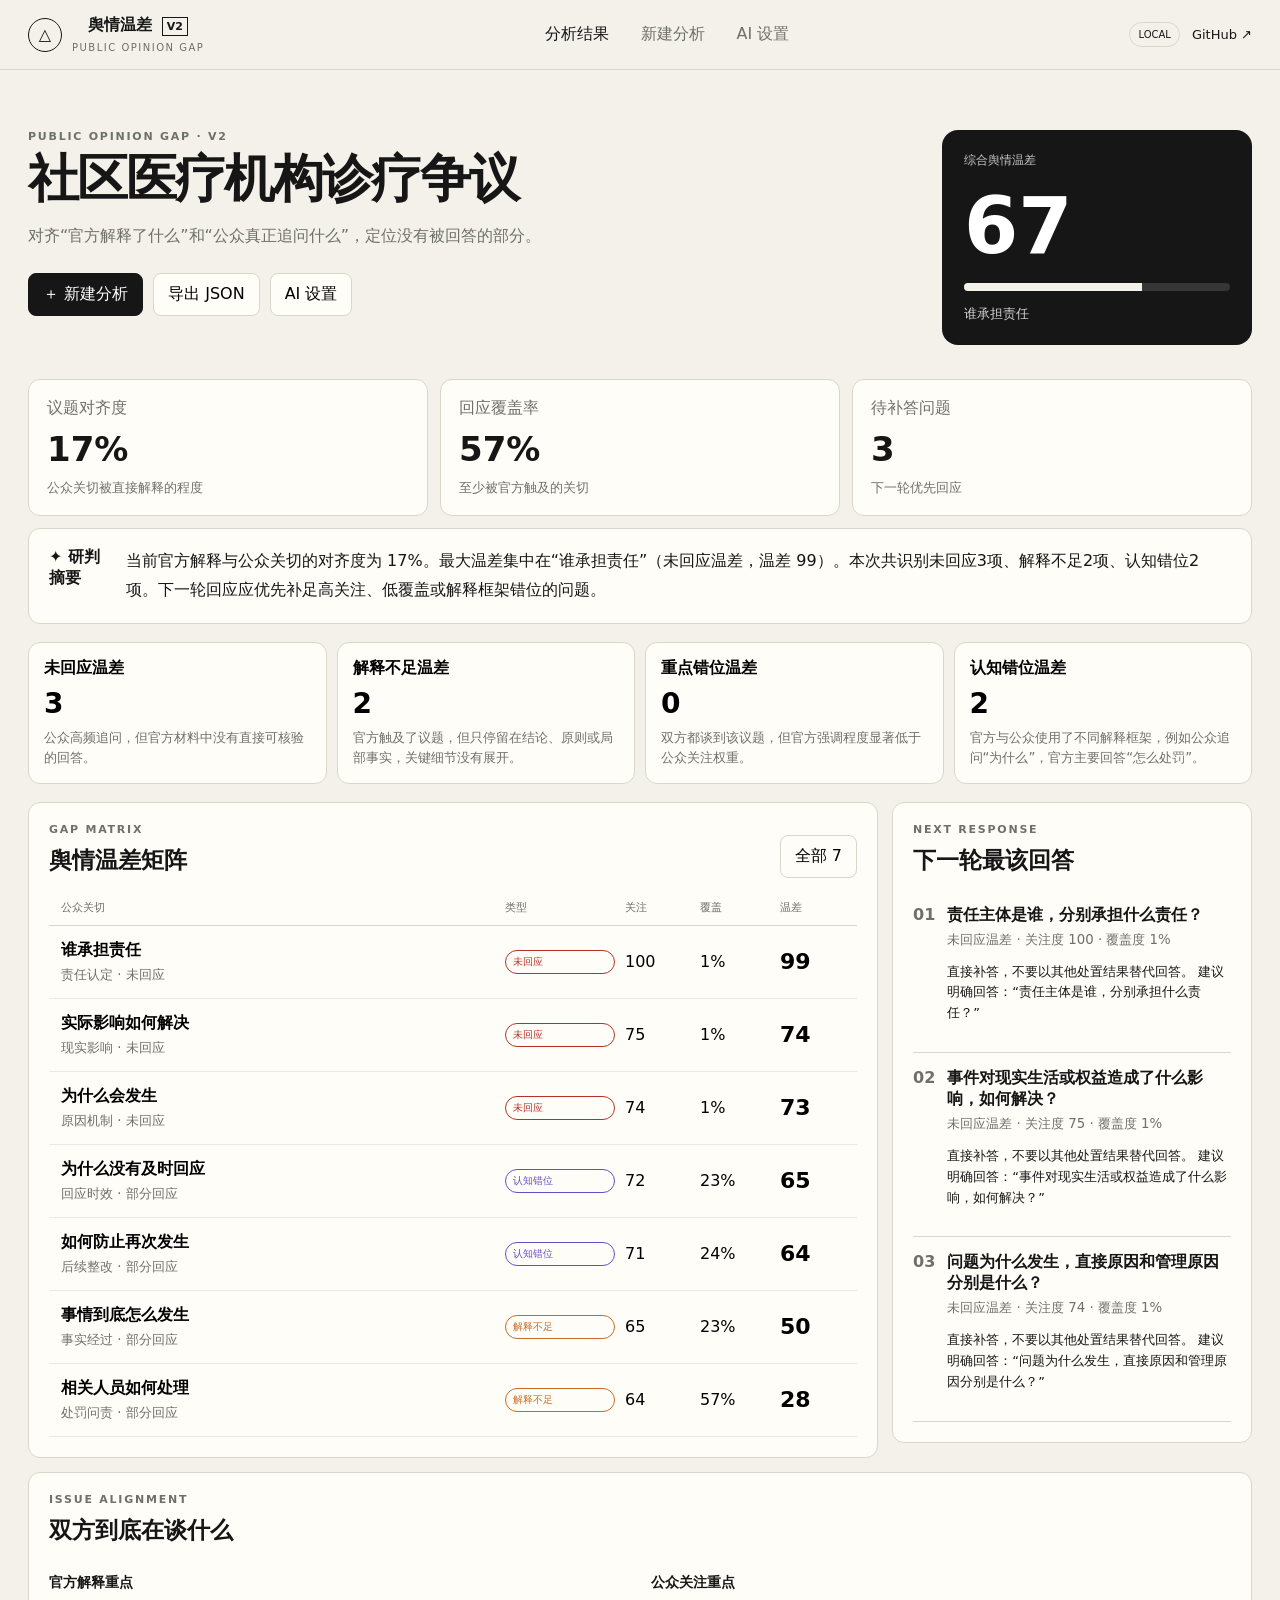
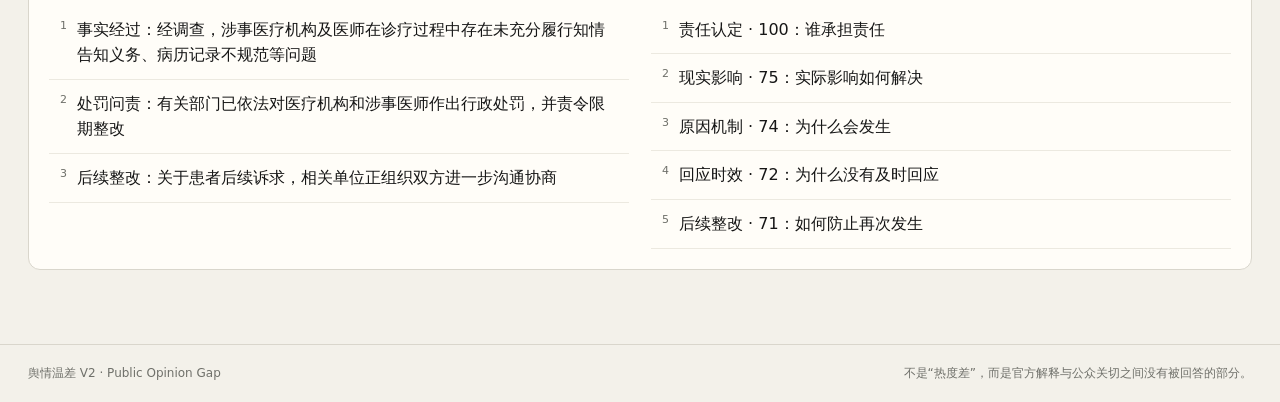
<file: index.html>
<!doctype html>
<html lang="zh-CN">
<head>
  <meta charset="UTF-8" />
  <meta name="viewport" content="width=device-width, initial-scale=1.0" />
  <meta name="theme-color" content="#f2f0e9" />
  <meta name="description" content="舆情温差 V2：识别官方解释与公众关切之间的未回应、解释不足、重点错位与认知错位。" />
  <title>舆情温差 V2 · Public Opinion Gap</title>
  <link rel="stylesheet" href="./styles.css" />
</head>
<body>
  <div class="app-shell">
    <header class="topbar">
      <button class="brand brand-button" id="brandHome" aria-label="返回分析结果">
        <div class="brand-mark">△</div>
        <div><strong>舆情温差 <em>V2</em></strong><span>PUBLIC OPINION GAP</span></div>
      </button>
      <nav>
        <button class="nav-btn nav-active" data-page="overview">分析结果</button>
        <button class="nav-btn" data-page="input">新建分析</button>
        <button class="nav-btn" id="settingsBtn">AI 设置</button>
      </nav>
      <div class="top-actions">
        <span class="mode-pill" id="modePill">LOCAL</span>
        <a class="github-link" href="https://github.com/ziw660759-dev/public-opinion-gap" target="_blank" rel="noreferrer">GitHub ↗</a>
      </div>
    </header>

    <main id="app"></main>

    <footer>
      <span>舆情温差 V2 · Public Opinion Gap</span>
      <span>不是“热度差”，而是官方解释与公众关切之间没有被回答的部分。</span>
    </footer>
  </div>

  <div id="overlayRoot"></div>
  <script src="./analysis-core.js"></script>
  <script src="./ai-client.js"></script>
  <script src="./app.js"></script>
</body>
</html>
</file>
<file: styles.css>
:root{--bg:#f3f1ea;--paper:#fffdf8;--ink:#161616;--muted:#6f706a;--line:#d9d6cc;--accent:#171717;--red:#b3322b;--orange:#c96b24;--purple:#6b4cc7;--blue:#2f6fb0;--green:#3f7d5a}*{box-sizing:border-box}html{scroll-behavior:smooth}body{margin:0;background:var(--bg);color:var(--ink);font-family:Inter,"PingFang SC","Microsoft YaHei",system-ui,sans-serif}.app-shell{max-width:1440px;margin:auto;min-height:100vh}.topbar{height:70px;display:flex;align-items:center;justify-content:space-between;padding:0 28px;border-bottom:1px solid var(--line);position:sticky;top:0;background:rgba(243,241,234,.94);backdrop-filter:blur(12px);z-index:20}.brand{display:flex;gap:10px;align-items:center}.brand-button{border:0;background:none;padding:0;cursor:pointer;color:inherit}.brand-mark{width:34px;height:34px;border:1px solid var(--ink);display:grid;place-items:center;border-radius:50%}.brand strong{display:block}.brand strong em{font-size:11px;font-style:normal;border:1px solid;padding:2px 4px;margin-left:4px}.brand span{font-size:10px;letter-spacing:.15em;color:var(--muted)}nav{display:flex;gap:8px}.nav-btn,.topbar button{font:inherit}.nav-btn{border:0;background:transparent;padding:9px 12px;cursor:pointer;color:var(--muted)}.nav-active{color:var(--ink);font-weight:700}.top-actions{display:flex;align-items:center;gap:12px}.mode-pill{font-size:10px;border:1px solid var(--line);padding:6px 8px;border-radius:99px}.mode-pill.ai{border-color:var(--purple);color:var(--purple)}.github-link{color:var(--ink);text-decoration:none;font-size:13px}main{padding:32px 28px 60px}.hero{display:grid;grid-template-columns:1fr 310px;gap:28px;align-items:stretch;padding:28px 0 22px}.eyebrow{font-size:11px;letter-spacing:.16em;color:var(--muted);font-weight:700;margin:0 0 9px}.hero h1,.input-page h1{font-size:clamp(30px,4vw,54px);line-height:1.05;margin:0 0 16px;letter-spacing:-.04em}.hero>div>p:not(.eyebrow),.input-page>p{max-width:760px;color:var(--muted);line-height:1.8}.actions{display:flex;gap:10px;flex-wrap:wrap;margin-top:22px}button,input,textarea{font:inherit}button{cursor:pointer}.actions button,.head button,.demo button,.mode-switch button,.form-foot button,.modal .actions button{border:1px solid var(--line);background:var(--paper);padding:10px 14px;border-radius:8px}.primary{background:var(--ink)!important;color:white!important;border-color:var(--ink)!important}.score{background:var(--ink);color:white;border-radius:16px;padding:22px;display:flex;flex-direction:column}.score>span{font-size:12px;color:#c8c8c8}.score strong{font-size:78px;line-height:1;margin:18px 0}.score i{height:8px;background:#363636;border-radius:20px;overflow:hidden}.score i b{display:block;height:100%;background:#f4f1e8}.score small{margin-top:auto;padding-top:14px;color:#d3d3d3}.metrics{display:grid;grid-template-columns:repeat(3,1fr);gap:12px;margin:12px 0}.metric,.panel,.summary,.types button,.form{background:var(--paper);border:1px solid var(--line);border-radius:12px}.metric{padding:18px}.metric span,.metric small{display:block;color:var(--muted)}.metric strong{display:block;font-size:34px;margin:10px 0}.summary{display:flex;gap:18px;padding:18px 20px;align-items:flex-start;margin:12px 0 18px}.summary p{margin:0;line-height:1.8}.types{display:grid;grid-template-columns:repeat(4,1fr);gap:10px;margin-bottom:18px}.types button{text-align:left;padding:15px}.types button b,.types button strong,.types button small{display:block}.types button strong{font-size:28px;margin:8px 0}.types button small{color:var(--muted);line-height:1.5}.types button.active{outline:2px solid var(--ink)}.layout{display:flex;gap:14px;align-items:flex-start}.panel{padding:20px;margin-bottom:14px}.grow{flex:1}.brief{width:360px;position:sticky;top:88px}.head{display:flex;justify-content:space-between;align-items:center}.head h2,.panel h2{margin:0 0 14px;font-size:23px}.matrix-head,.row{display:grid;grid-template-columns:minmax(220px,1fr) 110px 65px 70px 65px;gap:10px;align-items:center}.matrix-head{font-size:11px;color:var(--muted);padding:10px 12px;border-bottom:1px solid var(--line)}.row{width:100%;text-align:left;border:0;border-bottom:1px solid #ece9e0;background:transparent;padding:14px 12px}.row:hover{background:#f6f3eb}.row span b,.row span small{display:block}.row span small{color:var(--muted);margin-top:5px}.row em{font-style:normal}.row>strong{font-size:22px}.tag{display:inline-block;padding:4px 7px;border-radius:99px;font-size:10px;border:1px solid currentColor}.tag-unanswered{color:var(--red)}.tag-insufficient{color:var(--orange)}.tag-priority{color:var(--blue)}.tag-frame{color:var(--purple)}.tag-aligned{color:var(--green)}.brief-item{display:flex;gap:12px;padding:15px 0;border-bottom:1px solid var(--line)}.brief-item>span{font-weight:800;color:var(--muted)}.brief-item b,.brief-item small{display:block}.brief-item small{color:var(--muted);margin-top:5px}.brief-item p{font-size:13px;line-height:1.6}.focus{display:grid;grid-template-columns:1fr 1fr;gap:22px}.focus h3{font-size:14px}.focus p{display:flex;gap:10px;padding:11px;border-bottom:1px solid #ece9e0;line-height:1.6;margin:0}.focus p span{color:var(--muted);font-size:11px}.empty,.muted{color:var(--muted)}footer{border-top:1px solid var(--line);padding:20px 28px;display:flex;justify-content:space-between;color:var(--muted);font-size:12px}.input-page{max-width:1120px;margin:auto}.mode-switch{display:grid;grid-template-columns:1fr 1fr;gap:12px;margin:24px 0}.mode-switch button{text-align:left;padding:18px}.mode-switch b,.mode-switch small{display:block}.mode-switch small{color:var(--muted);margin-top:5px}.mode-switch .active{outline:2px solid var(--ink)}.demo{display:flex;gap:8px;flex-wrap:wrap;margin:12px 0}.form{padding:20px}.form label,.modal label{display:block;font-weight:700}.form input,.form textarea,.modal input{width:100%;border:1px solid var(--line);background:white;border-radius:8px;padding:12px;margin-top:8px}.form textarea{resize:vertical;line-height:1.65}.two{display:grid;grid-template-columns:1fr 1fr;gap:14px;margin-top:14px}.form-foot{display:flex;justify-content:space-between;align-items:center;margin-top:14px;color:var(--muted)}code{background:#eae7df;padding:2px 5px;border-radius:4px}.backdrop{position:fixed;inset:0;background:rgba(0,0,0,.38);z-index:100;display:flex;justify-content:flex-end}.drawer{width:min(600px,94vw);height:100%;overflow:auto;background:var(--paper);padding:28px;position:relative;box-shadow:-20px 0 50px rgba(0,0,0,.12)}.close{position:absolute;right:18px;top:18px;border:0;background:none;font-size:26px}.drawer h2{font-size:30px;margin:8px 0 12px}.drawer h3{margin-top:28px}.drawer-metrics{display:grid;grid-template-columns:repeat(3,1fr);gap:8px;margin:20px 0}.drawer-metrics div{border:1px solid var(--line);padding:12px;border-radius:8px}.drawer-metrics span,.drawer-metrics b{display:block}.drawer-metrics span{font-size:11px;color:var(--muted)}.drawer-metrics b{font-size:24px;margin-top:4px}.frames{display:flex;gap:10px;align-items:center;flex-wrap:wrap}.frames span{border:1px solid var(--line);padding:8px 10px;border-radius:8px}blockquote{margin:8px 0;padding:12px 14px;border-left:3px solid var(--red);background:#f7f4ec}blockquote.official{border-left-color:var(--blue)}blockquote small{display:block;color:var(--muted);margin-top:5px}.advice{background:#efede5;border-radius:10px;padding:16px;margin-top:24px}.modal{width:min(520px,92vw);background:var(--paper);padding:26px;border-radius:14px;position:relative;margin:auto}.modal .actions{justify-content:flex-end}.toast{position:fixed;left:50%;bottom:28px;transform:translate(-50%,20px);opacity:0;background:var(--ink);color:white;padding:10px 14px;border-radius:8px;z-index:200;transition:.2s}.toast.error{background:var(--red)}.toast.show{transform:translate(-50%,0);opacity:1}@media(max-width:900px){.hero{grid-template-columns:1fr}.score{min-height:240px}.metrics,.types{grid-template-columns:1fr 1fr}.layout{display:block}.brief{width:auto;position:static}.matrix-head,.row{grid-template-columns:minmax(160px,1fr) 90px 55px 60px 55px}.focus,.two{grid-template-columns:1fr}.top-actions .github-link{display:none}}@media(max-width:640px){.topbar{padding:0 14px}.topbar nav{display:none}main{padding:20px 14px 50px}.metrics,.types,.mode-switch{grid-template-columns:1fr}.matrix-head{display:none}.row{grid-template-columns:1fr auto auto}.row>em{display:none}.score strong{font-size:60px}.form-foot,footer{align-items:flex-start;gap:14px;flex-direction:column}.hero h1,.input-page h1{font-size:34px}}
</file>
